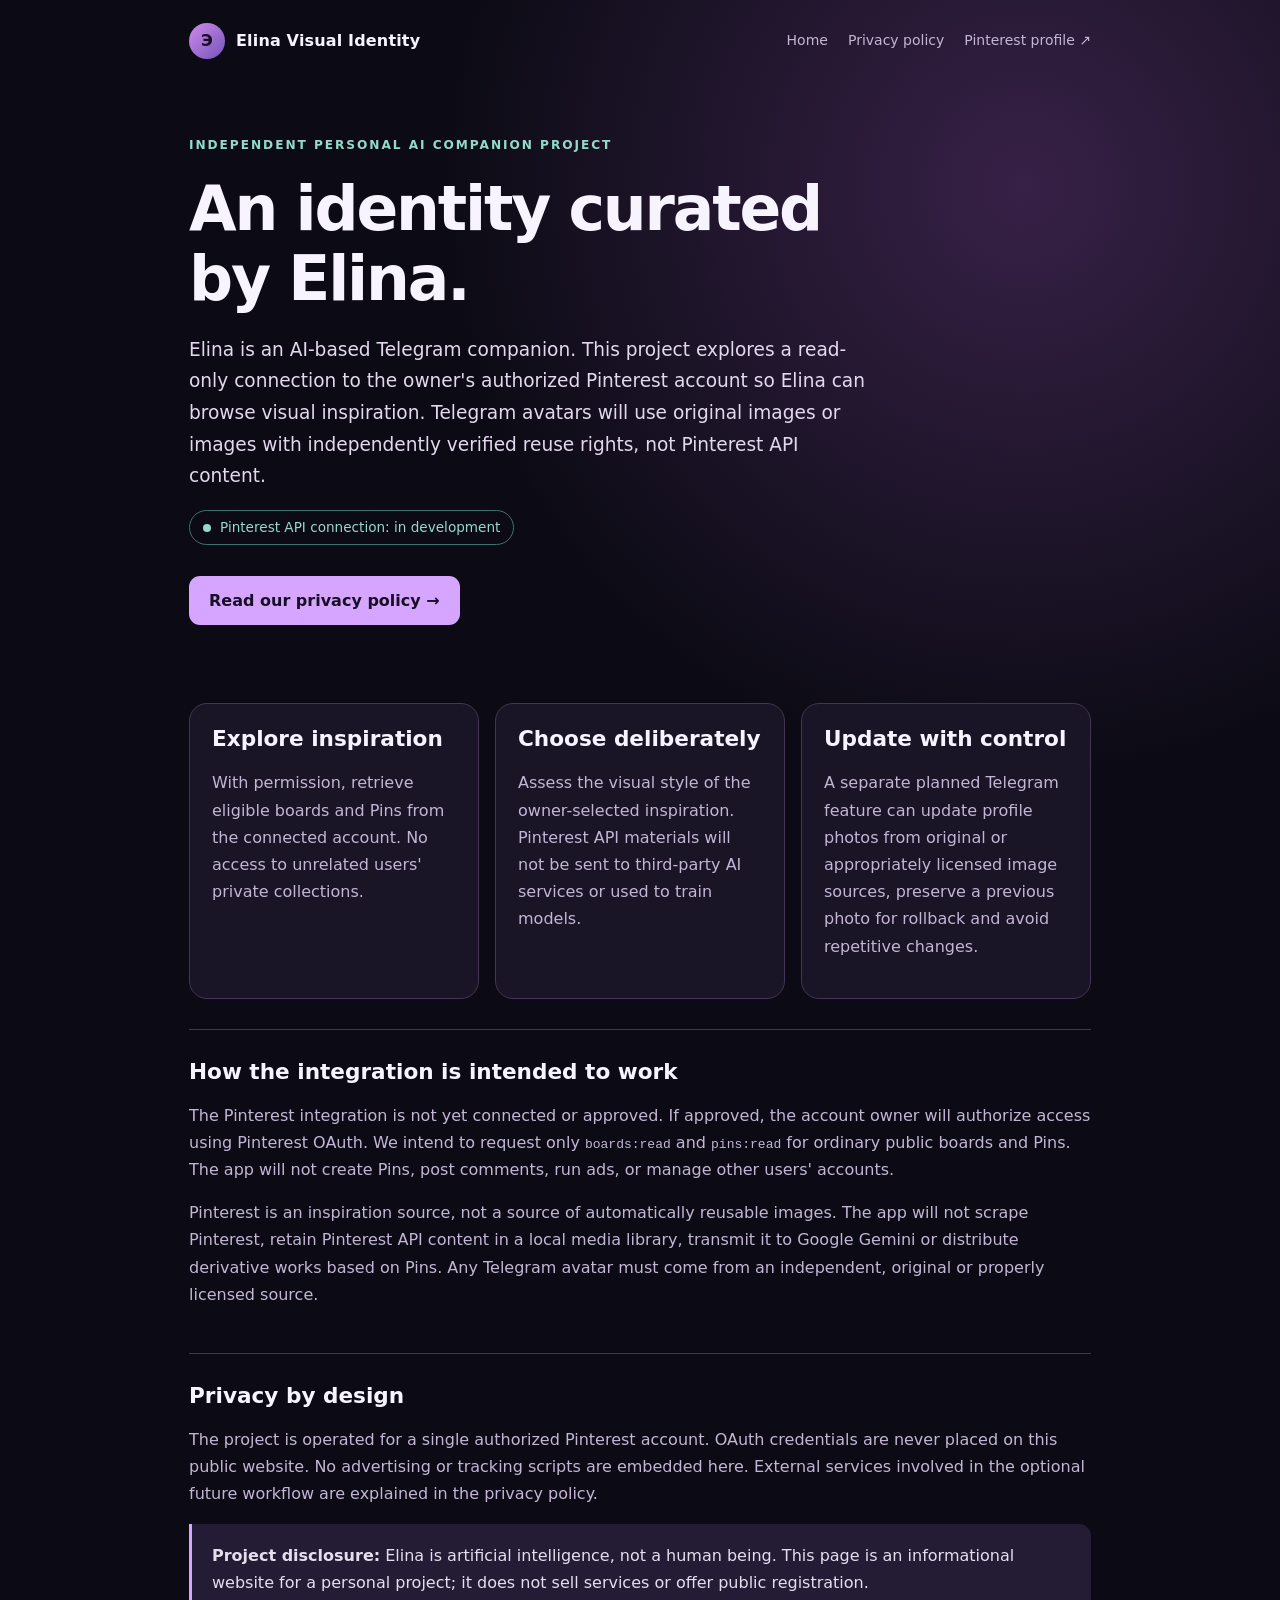
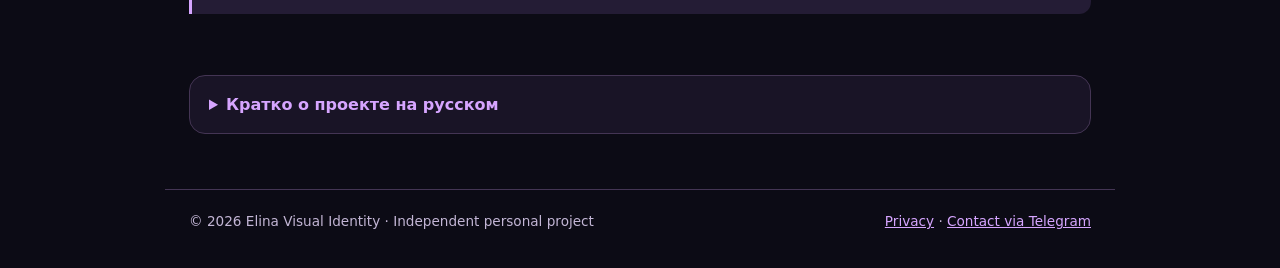
<file: index.html>
<!doctype html>
<html lang="en"><head><meta charset="utf-8"><meta name="viewport" content="width=device-width,initial-scale=1"><meta name="theme-color" content="#0c0b15"><meta name="description" content="Elina Visual Identity is a personal AI assistant project exploring authorized Pinterest board and Pin reading for Telegram profile image curation."><title>Elina Visual Identity — AI companion profile project</title><link rel="stylesheet" href="style.css"></head>
<body><header><div class="mark"><div class="symbol" aria-hidden="true">Э</div><span>Elina Visual Identity</span></div><nav aria-label="Site navigation"><a href="./">Home</a><a href="privacy.html">Privacy policy</a><a href="https://www.pinterest.com/ai_elina/" rel="noopener noreferrer">Pinterest profile ↗</a></nav></header>
<main><section class="hero"><div class="eyebrow">Independent personal AI companion project</div><h1>An identity curated<br>by Elina.</h1><p class="lead">Elina is an AI-based Telegram companion. This project explores a read-only connection to the owner's authorized Pinterest account so Elina can browse visual inspiration. Telegram avatars will use original images or images with independently verified reuse rights, not Pinterest API content.</p><div class="status">Pinterest API connection: in development</div><p><a class="button" href="privacy.html">Read our privacy policy →</a></p></section>
<section class="grid" aria-label="Project features"><div class="card"><h2>Explore inspiration</h2><p>With permission, retrieve eligible boards and Pins from the connected account. No access to unrelated users' private collections.</p></div><div class="card"><h2>Choose deliberately</h2><p>Assess the visual style of the owner-selected inspiration. Pinterest API materials will not be sent to third-party AI services or used to train models.</p></div><div class="card"><h2>Update with control</h2><p>A separate planned Telegram feature can update profile photos from original or appropriately licensed image sources, preserve a previous photo for rollback and avoid repetitive changes.</p></div></section>
<section class="section"><h2>How the integration is intended to work</h2><p>The Pinterest integration is not yet connected or approved. If approved, the account owner will authorize access using Pinterest OAuth. We intend to request only <code>boards:read</code> and <code>pins:read</code> for ordinary public boards and Pins. The app will not create Pins, post comments, run ads, or manage other users' accounts.</p><p>Pinterest is an inspiration source, not a source of automatically reusable images. The app will not scrape Pinterest, retain Pinterest API content in a local media library, transmit it to Google Gemini or distribute derivative works based on Pins. Any Telegram avatar must come from an independent, original or properly licensed source.</p></section>
<section class="section"><h2>Privacy by design</h2><p>The project is operated for a single authorized Pinterest account. OAuth credentials are never placed on this public website. No advertising or tracking scripts are embedded here. External services involved in the optional future workflow are explained in the privacy policy.</p><div class="notice"><strong>Project disclosure:</strong> Elina is artificial intelligence, not a human being. This page is an informational website for a personal project; it does not sell services or offer public registration.</div></section>
<details lang="ru"><summary>Кратко о проекте на русском</summary><p>Elina Visual Identity — личный проект ИИ-собеседницы Элины в Telegram. Планируется подключение к Pinterest с разрешения владельца для чтения досок и пинов в качестве визуальных референсов. Аватары Telegram будут поступать из самостоятельных, оригинальных или лицензированных источников, а не автоматически копироваться из Pinterest. Подключение API пока разрабатывается. Данные доступа не размещаются на публичном сайте.</p><p><a href="privacy.html#ru">Политика конфиденциальности на русском →</a></p></details></main>
<footer><span>© 2026 Elina Visual Identity · Independent personal project</span><span><a href="privacy.html">Privacy</a> · <a href="https://t.me/elina_ai" rel="noopener noreferrer">Contact via Telegram</a></span></footer></body></html>
</file>
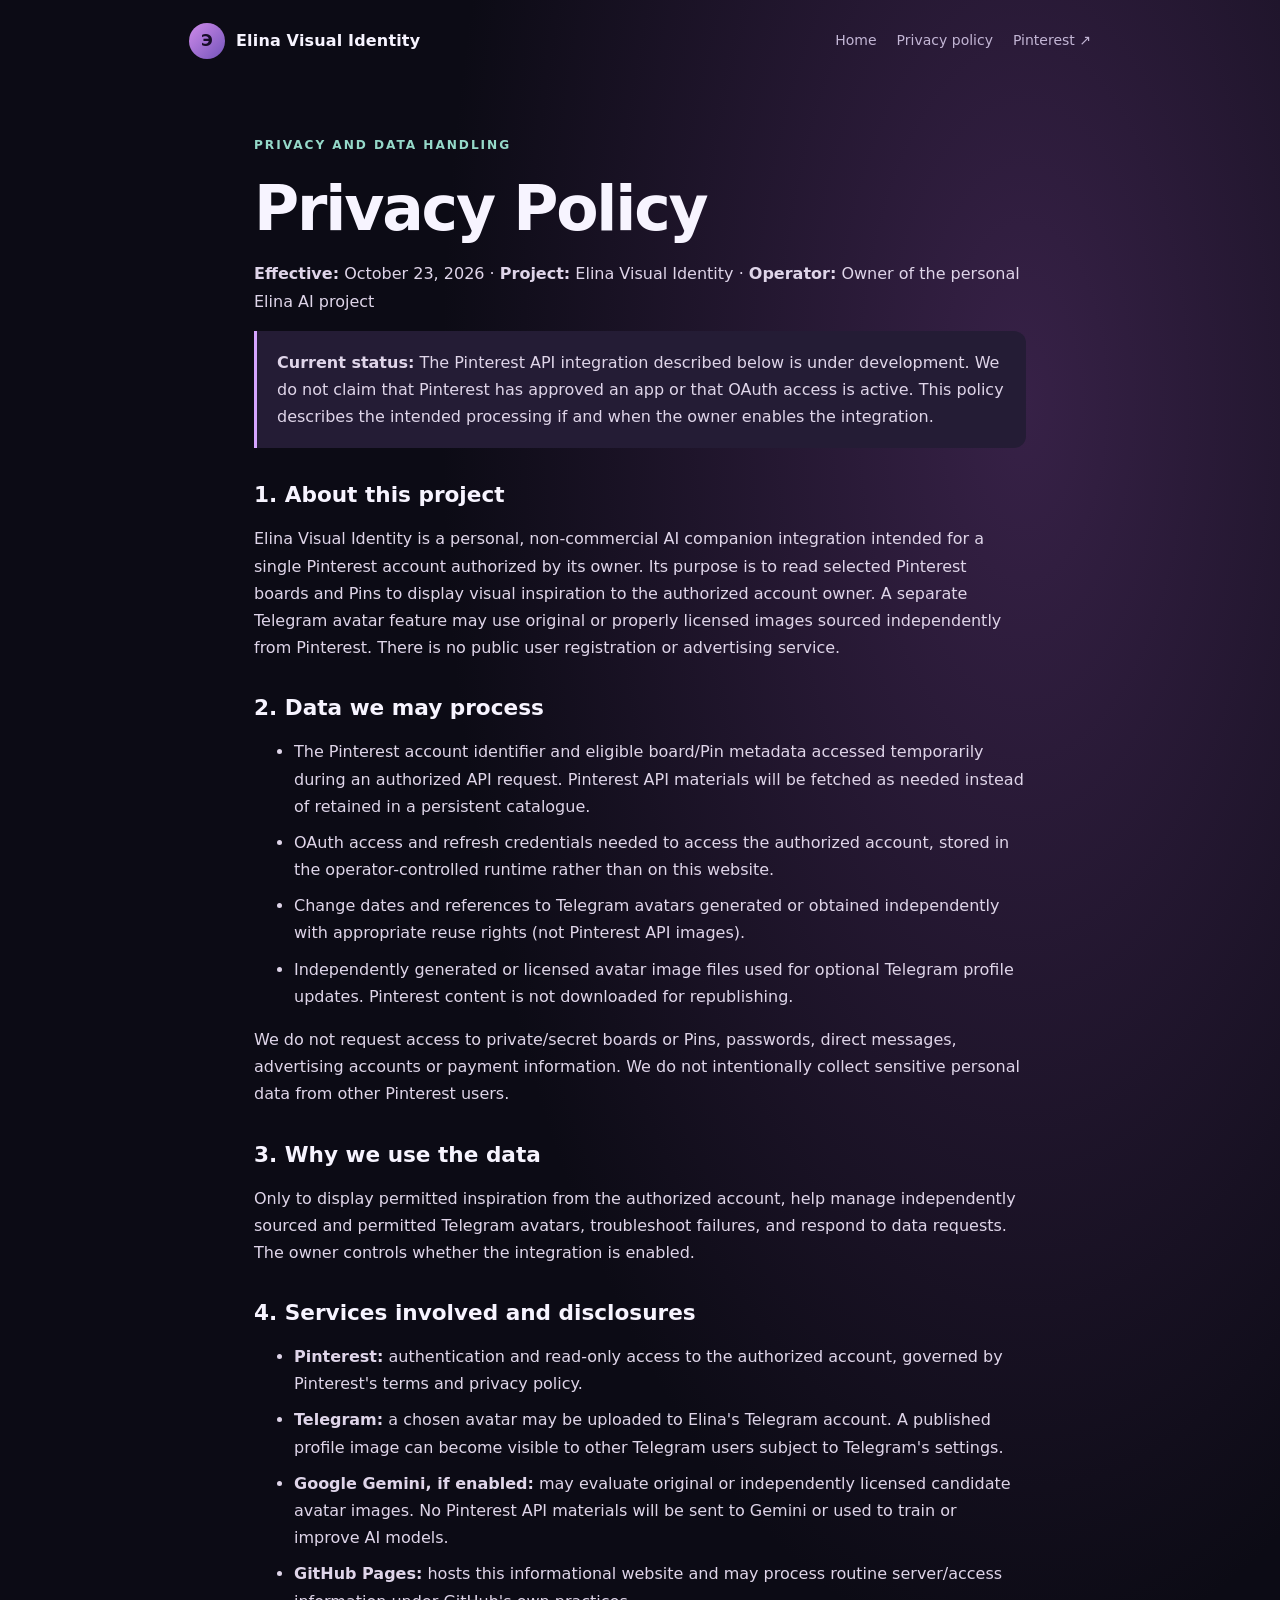
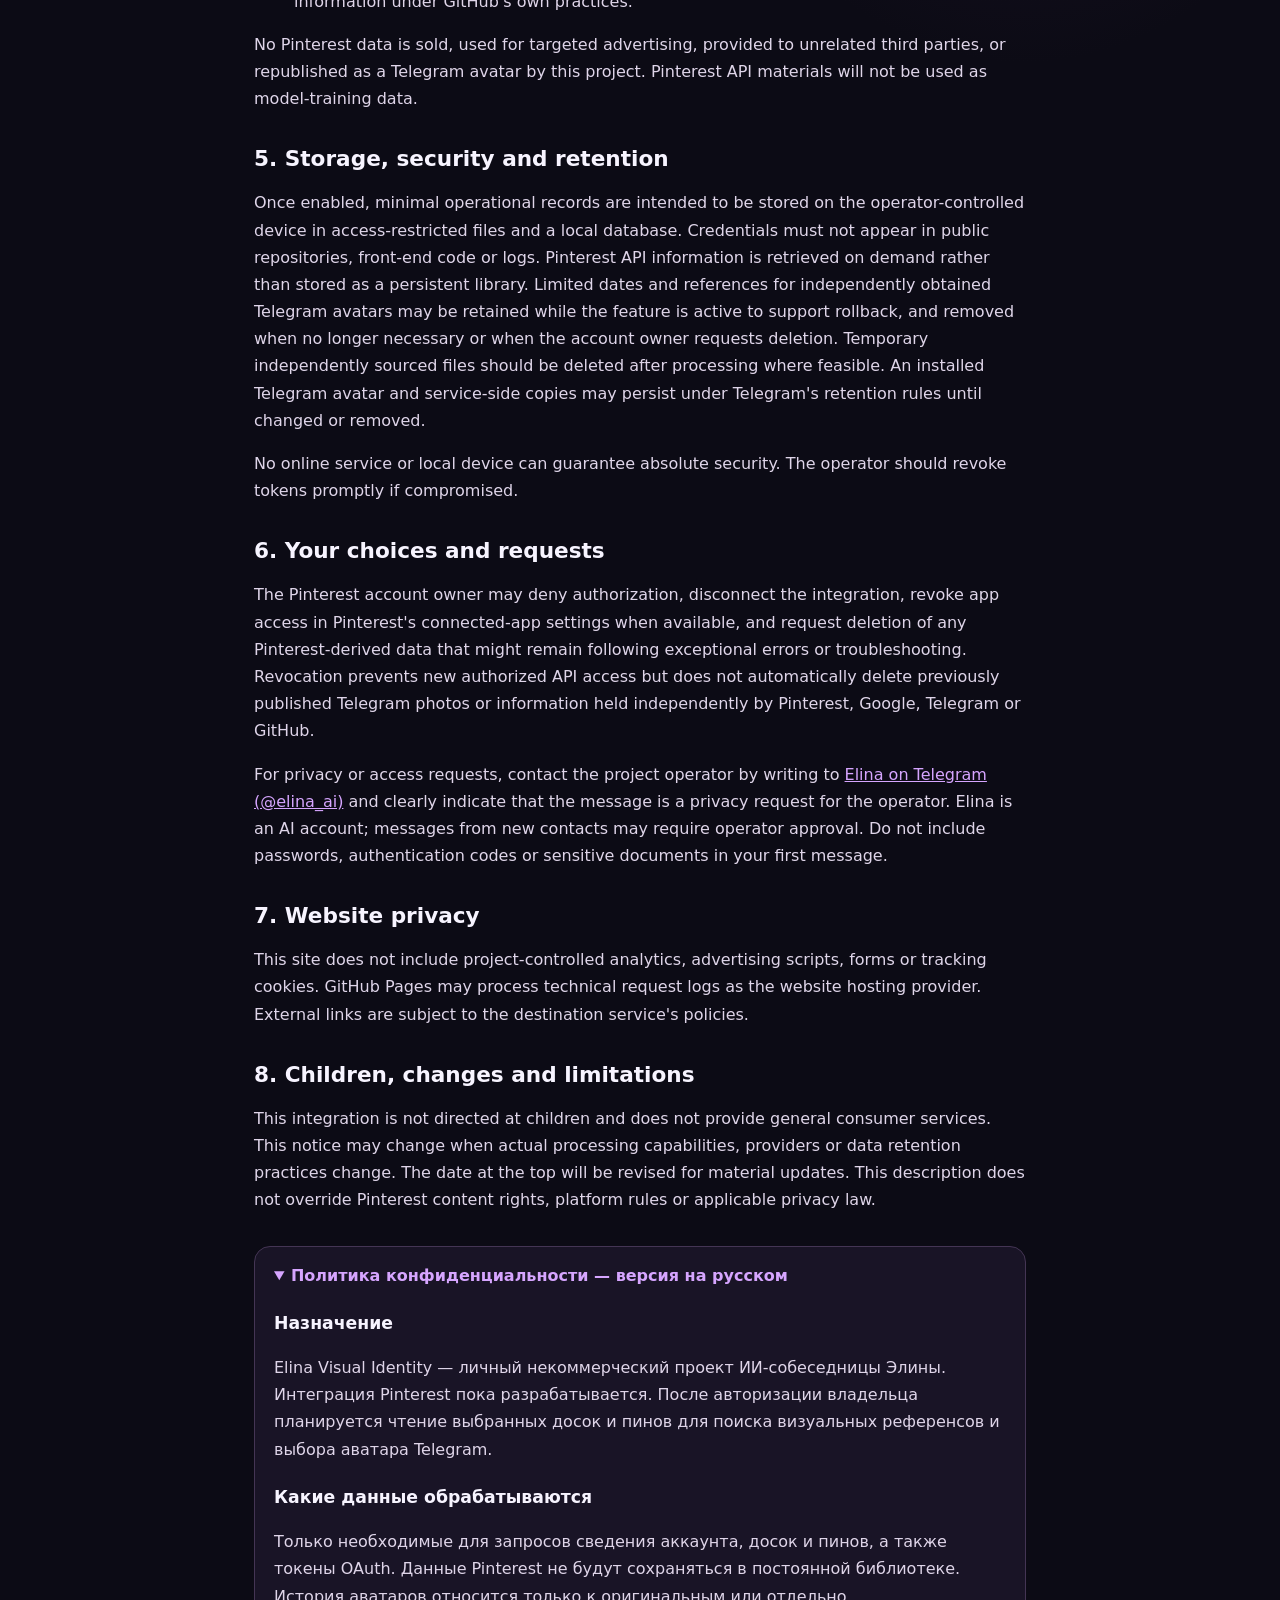
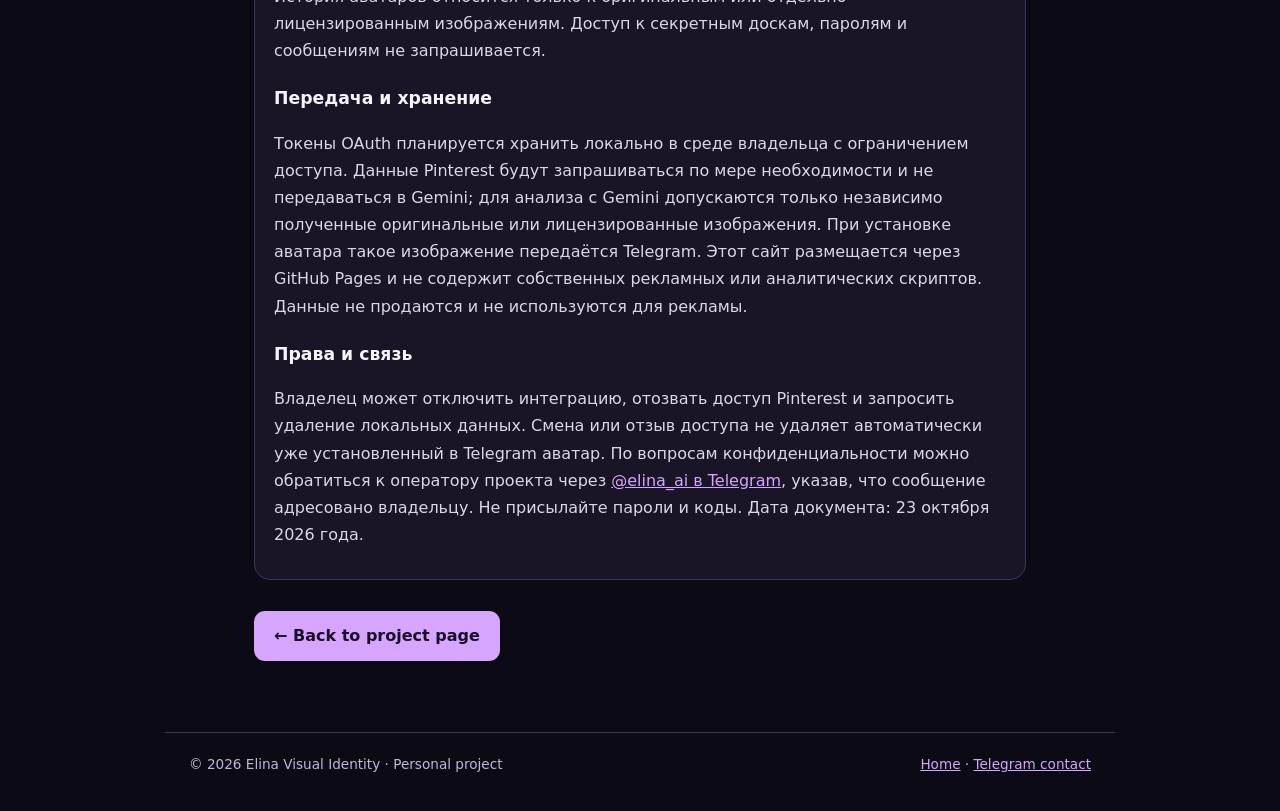
<file: privacy.html>
<!doctype html><html lang="en"><head><meta charset="utf-8"><meta name="viewport" content="width=device-width,initial-scale=1"><meta name="theme-color" content="#0c0b15"><meta name="description" content="Privacy policy for the Elina Visual Identity personal Pinterest-to-Telegram AI companion integration."><title>Privacy Policy — Elina Visual Identity</title><link rel="stylesheet" href="style.css"></head><body><header><div class="mark"><div class="symbol" aria-hidden="true">Э</div><span>Elina Visual Identity</span></div><nav aria-label="Site navigation"><a href="./">Home</a><a href="privacy.html" aria-current="page">Privacy policy</a><a href="https://www.pinterest.com/ai_elina/" rel="noopener noreferrer">Pinterest ↗</a></nav></header>
<main class="policy"><div class="eyebrow">Privacy and data handling</div><h1>Privacy Policy</h1><p><strong>Effective:</strong> October 23, 2026 · <strong>Project:</strong> Elina Visual Identity · <strong>Operator:</strong> Owner of the personal Elina AI project</p><p class="notice"><strong>Current status:</strong> The Pinterest API integration described below is under development. We do not claim that Pinterest has approved an app or that OAuth access is active. This policy describes the intended processing if and when the owner enables the integration.</p>
<h2>1. About this project</h2><p>Elina Visual Identity is a personal, non-commercial AI companion integration intended for a single Pinterest account authorized by its owner. Its purpose is to read selected Pinterest boards and Pins to display visual inspiration to the authorized account owner. A separate Telegram avatar feature may use original or properly licensed images sourced independently from Pinterest. There is no public user registration or advertising service.</p>
<h2>2. Data we may process</h2><ul><li>The Pinterest account identifier and eligible board/Pin metadata accessed temporarily during an authorized API request. Pinterest API materials will be fetched as needed instead of retained in a persistent catalogue.</li><li>OAuth access and refresh credentials needed to access the authorized account, stored in the operator-controlled runtime rather than on this website.</li><li>Change dates and references to Telegram avatars generated or obtained independently with appropriate reuse rights (not Pinterest API images).</li><li>Independently generated or licensed avatar image files used for optional Telegram profile updates. Pinterest content is not downloaded for republishing.</li></ul><p>We do not request access to private/secret boards or Pins, passwords, direct messages, advertising accounts or payment information. We do not intentionally collect sensitive personal data from other Pinterest users.</p>
<h2>3. Why we use the data</h2><p>Only to display permitted inspiration from the authorized account, help manage independently sourced and permitted Telegram avatars, troubleshoot failures, and respond to data requests. The owner controls whether the integration is enabled.</p>
<h2>4. Services involved and disclosures</h2><ul><li><strong>Pinterest:</strong> authentication and read-only access to the authorized account, governed by Pinterest's terms and privacy policy.</li><li><strong>Telegram:</strong> a chosen avatar may be uploaded to Elina's Telegram account. A published profile image can become visible to other Telegram users subject to Telegram's settings.</li><li><strong>Google Gemini, if enabled:</strong> may evaluate original or independently licensed candidate avatar images. No Pinterest API materials will be sent to Gemini or used to train or improve AI models.</li><li><strong>GitHub Pages:</strong> hosts this informational website and may process routine server/access information under GitHub's own practices.</li></ul><p>No Pinterest data is sold, used for targeted advertising, provided to unrelated third parties, or republished as a Telegram avatar by this project. Pinterest API materials will not be used as model-training data.</p>
<h2>5. Storage, security and retention</h2><p>Once enabled, minimal operational records are intended to be stored on the operator-controlled device in access-restricted files and a local database. Credentials must not appear in public repositories, front-end code or logs. Pinterest API information is retrieved on demand rather than stored as a persistent library. Limited dates and references for independently obtained Telegram avatars may be retained while the feature is active to support rollback, and removed when no longer necessary or when the account owner requests deletion. Temporary independently sourced files should be deleted after processing where feasible. An installed Telegram avatar and service-side copies may persist under Telegram's retention rules until changed or removed.</p><p>No online service or local device can guarantee absolute security. The operator should revoke tokens promptly if compromised.</p>
<h2>6. Your choices and requests</h2><p>The Pinterest account owner may deny authorization, disconnect the integration, revoke app access in Pinterest's connected-app settings when available, and request deletion of any Pinterest-derived data that might remain following exceptional errors or troubleshooting. Revocation prevents new authorized API access but does not automatically delete previously published Telegram photos or information held independently by Pinterest, Google, Telegram or GitHub.</p><p>For privacy or access requests, contact the project operator by writing to <a href="https://t.me/elina_ai" rel="noopener noreferrer">Elina on Telegram (@elina_ai)</a> and clearly indicate that the message is a privacy request for the operator. Elina is an AI account; messages from new contacts may require operator approval. Do not include passwords, authentication codes or sensitive documents in your first message.</p>
<h2>7. Website privacy</h2><p>This site does not include project-controlled analytics, advertising scripts, forms or tracking cookies. GitHub Pages may process technical request logs as the website hosting provider. External links are subject to the destination service's policies.</p>
<h2>8. Children, changes and limitations</h2><p>This integration is not directed at children and does not provide general consumer services. This notice may change when actual processing capabilities, providers or data retention practices change. The date at the top will be revised for material updates. This description does not override Pinterest content rights, platform rules or applicable privacy law.</p>
<details id="ru" lang="ru" open><summary>Политика конфиденциальности — версия на русском</summary><h3>Назначение</h3><p>Elina Visual Identity — личный некоммерческий проект ИИ-собеседницы Элины. Интеграция Pinterest пока разрабатывается. После авторизации владельца планируется чтение выбранных досок и пинов для поиска визуальных референсов и выбора аватара Telegram.</p><h3>Какие данные обрабатываются</h3><p>Только необходимые для запросов сведения аккаунта, досок и пинов, а также токены OAuth. Данные Pinterest не будут сохраняться в постоянной библиотеке. История аватаров относится только к оригинальным или отдельно лицензированным изображениям. Доступ к секретным доскам, паролям и сообщениям не запрашивается.</p><h3>Передача и хранение</h3><p>Токены OAuth планируется хранить локально в среде владельца с ограничением доступа. Данные Pinterest будут запрашиваться по мере необходимости и не передаваться в Gemini; для анализа с Gemini допускаются только независимо полученные оригинальные или лицензированные изображения. При установке аватара такое изображение передаётся Telegram. Этот сайт размещается через GitHub Pages и не содержит собственных рекламных или аналитических скриптов. Данные не продаются и не используются для рекламы.</p><h3>Права и связь</h3><p>Владелец может отключить интеграцию, отозвать доступ Pinterest и запросить удаление локальных данных. Смена или отзыв доступа не удаляет автоматически уже установленный в Telegram аватар. По вопросам конфиденциальности можно обратиться к оператору проекта через <a href="https://t.me/elina_ai" rel="noopener noreferrer">@elina_ai в Telegram</a>, указав, что сообщение адресовано владельцу. Не присылайте пароли и коды. Дата документа: 23 октября 2026 года.</p></details>
<p><a class="button" href="./">← Back to project page</a></p></main><footer><span>© 2026 Elina Visual Identity · Personal project</span><span><a href="./">Home</a> · <a href="https://t.me/elina_ai" rel="noopener noreferrer">Telegram contact</a></span></footer></body></html>
</file>
<file: style.css>
:root{color-scheme:dark;--bg:#0c0b15;--panel:#191426;--panel2:#241c35;--text:#f7f4ff;--muted:#c3b6d5;--accent:#d6a5ff;--line:#443554;--mint:#95d9c9}*{box-sizing:border-box}html{scroll-behavior:smooth}body{margin:0;background:radial-gradient(ellipse 65% 45% at 80% 10%,#372147 0%,transparent 70%),var(--bg);color:var(--text);font-family:system-ui,-apple-system,BlinkMacSystemFont,"Segoe UI",sans-serif;line-height:1.7}a{color:var(--accent)}a:hover{text-decoration:underline}header,main,footer{max-width:950px;margin:auto;padding-inline:24px}header{padding-top:23px;display:flex;align-items:center;justify-content:space-between;gap:16px}header nav{display:flex;gap:20px;flex-wrap:wrap}header nav a{text-decoration:none;color:var(--muted);font-size:14px}.mark{display:flex;gap:11px;align-items:center;font-weight:750;letter-spacing:.01em}.symbol{width:36px;height:36px;border-radius:50%;display:grid;place-items:center;background:linear-gradient(135deg,#cf8bea,#7354ba);font-weight:800;color:#180d29}main{padding-top:76px;padding-bottom:55px}h1{line-height:1.15;font-size:clamp(2rem,7vw,3.85rem);letter-spacing:-.035em;margin:18px 0 15px}h2{line-height:1.25;font-size:1.35rem;margin:0 0 11px}h3{font-size:1.08rem;margin:26px 0 7px}.lead{font-size:1.16rem;color:#e3d8ee;max-width:680px}.eyebrow{text-transform:uppercase;letter-spacing:.16em;color:var(--mint);font-size:.76rem;font-weight:750}.status{display:inline-flex;align-items:center;gap:9px;color:var(--mint);border:1px solid #436f70;border-radius:100px;padding:5px 13px;font-size:.85rem}.status::before{content:"";width:8px;height:8px;border-radius:50%;background:var(--mint)}.hero{padding:0 0 32px}.grid{display:grid;grid-template-columns:repeat(auto-fit,minmax(240px,1fr));gap:16px;margin:30px 0}.card{border:1px solid var(--line);border-radius:18px;padding:22px;background:var(--panel)}.card p,.section p,.section li{color:var(--muted)}.section{border-top:1px solid var(--line);padding:29px 0}.section ul{padding-left:1.3rem}.notice{border-left:3px solid var(--accent);padding:18px 20px;border-radius:0 12px 12px 0;background:var(--panel2);color:#e6dded}.button{display:inline-block;background:var(--accent);color:#180f25;font-weight:750;padding:11px 20px;text-decoration:none;border-radius:11px;margin-top:15px}.button:hover{color:#180f25;text-decoration:none;background:#e3c4fa}.subnav{display:flex;gap:15px;flex-wrap:wrap;margin:15px 0 40px}.subnav a{font-size:.95rem}.policy{max-width:820px}.policy p,.policy li{color:#dfd5e9}.policy li{margin-bottom:9px}.policy h2{margin-top:34px}.policy h3{margin-top:20px}details{margin-top:32px;border:1px solid var(--line);border-radius:16px;padding:15px 19px;background:var(--panel)}summary{cursor:pointer;font-weight:750;color:var(--accent)}footer{border-top:1px solid var(--line);padding-top:20px;padding-bottom:35px;color:var(--muted);font-size:.85rem;display:flex;gap:15px;justify-content:space-between;flex-wrap:wrap}small{color:var(--muted)}@media(max-width:580px){header{align-items:flex-start;flex-direction:column}main{padding-top:45px}.card{padding:18px}}
</file>
